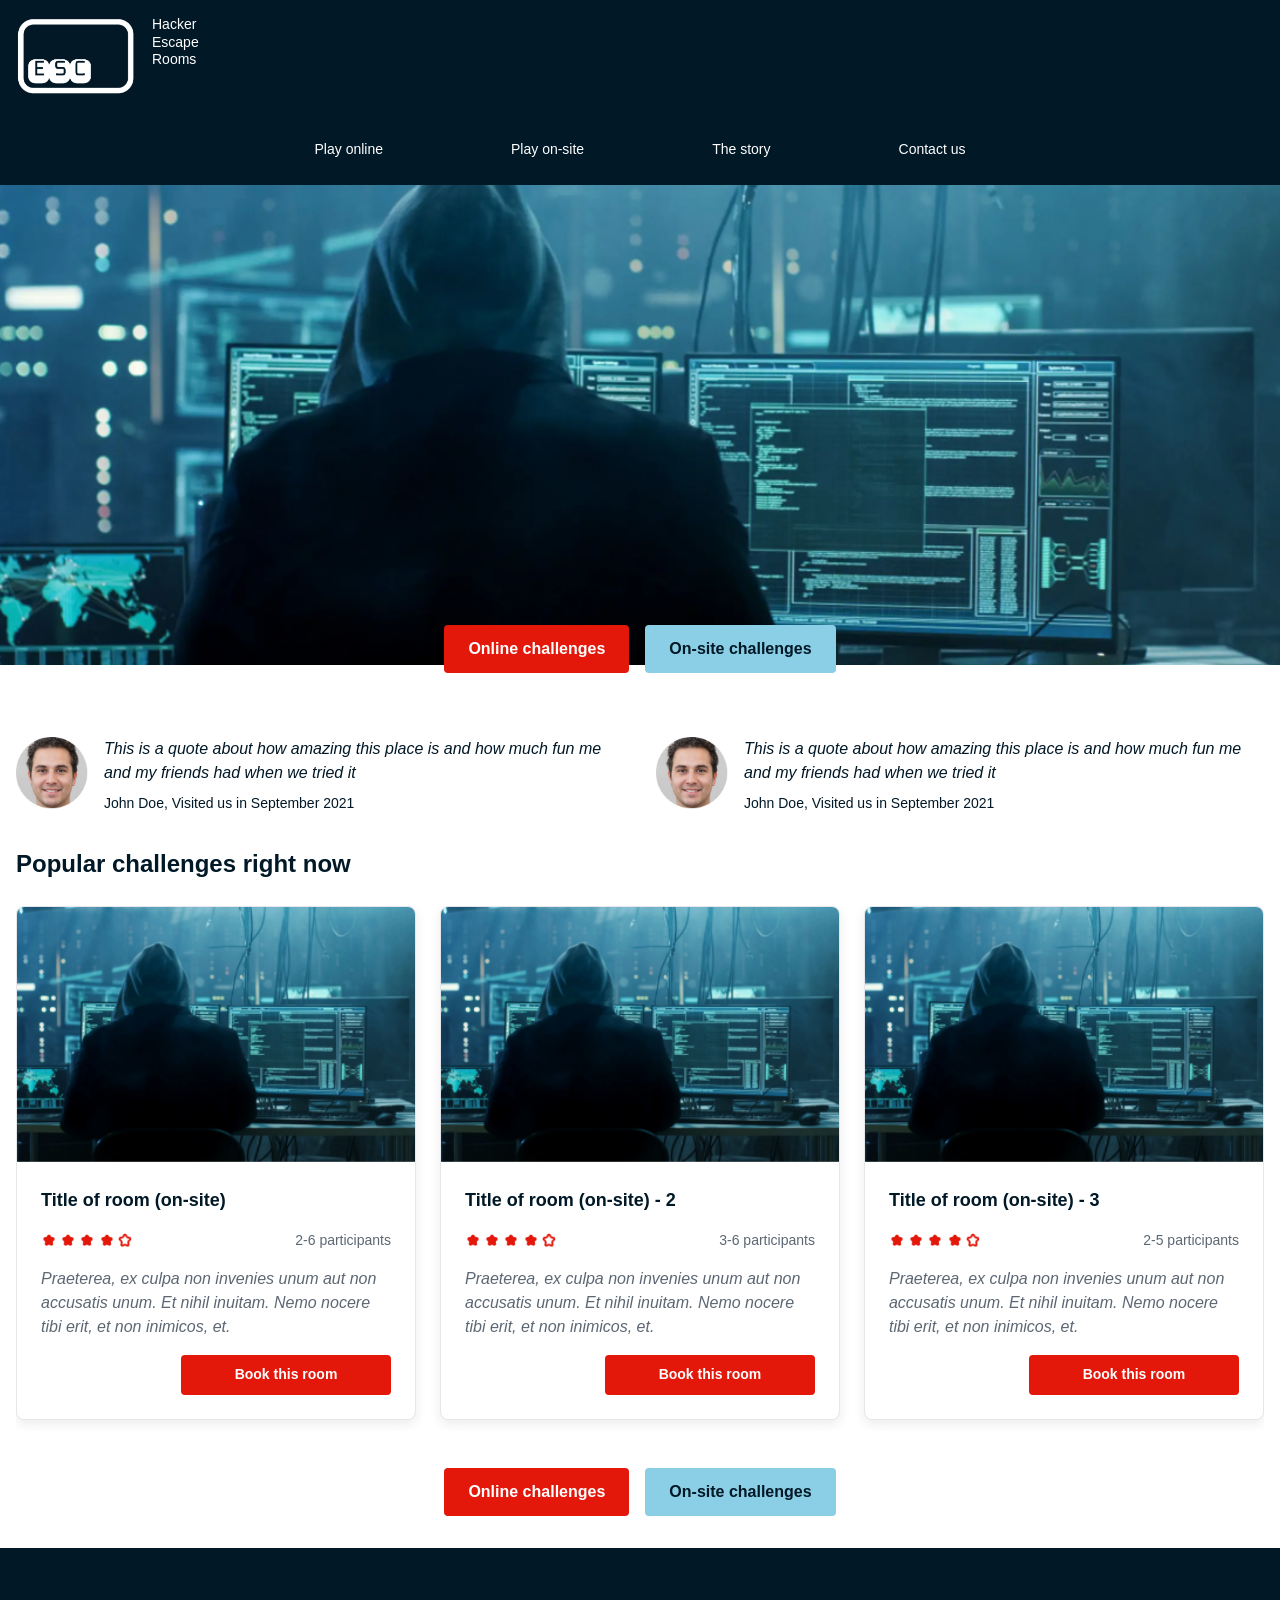
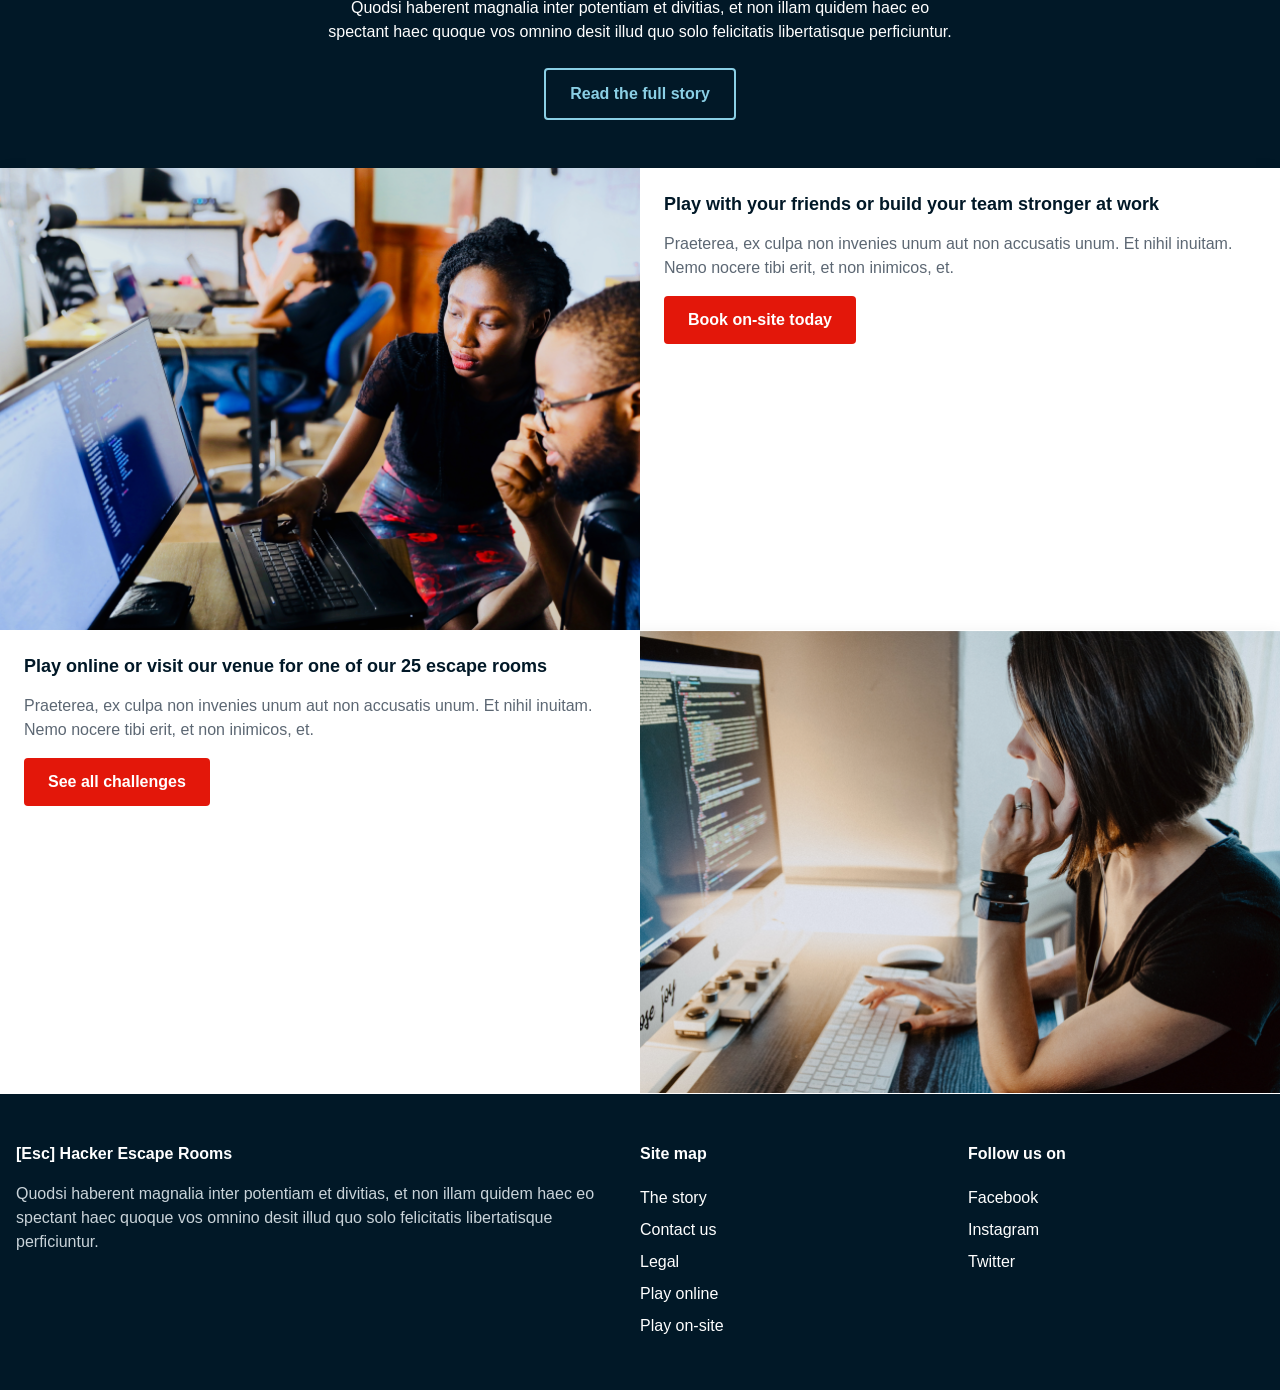
<file: index.html>
<!DOCTYPE html>
<html lang="en">
<head>
  <meta charset="UTF-8">
  <meta name="viewport" content="width=device-width, initial-scale=1.0">
  <title>Hacker Escape Rooms (ESC)</title>
  <link rel="stylesheet" href="styles.css">
</head>
<body>

  <header class="site-header">
    <nav class="site-nav">
      <a class="site-logo" href="#home">
        <img src="assets/logo.png" width="120" height="40">
      </a>
        <p class="site-title">Hacker Escape Rooms</p>
    </nav>

    <div class="menu-nav">
        <ul id="nav-menu" class="nav-menu">
        <li><a href="#play">Play online</a></li>
        <li><a href="#play">Play on-site</a></li>
        <li><a href="#story">The story</a></li>
        <li><a href="#contact">Contact us</a></li>
        </ul>
    </div>


    <div class="hero-banner" id="home">
      <img
        class="hero-banner_image"
        src="assets/header-img.png"
      >
      <div class="hero-banner_content">
      </div>
    </div>
  </header>

  <main>
    <div class="switcher switcher-hero">
        <button
            class="button button-primary switcher-online"
            type="button"
            data-challenge-type="online"
        >Online challenges</button>

        <button
            class="button button-secondary is-active"
            type="button"
            data-challenge-type="on-site"
        >On-site challenges</button>
        </div>

    <section class="hero-section">
        <blockquote class="review">
        <div class="review_author">
          <img
            class="review_portrait"
            src="assets/reviewer-portrait.png"
            width="72"
            height="72"
          >
        
          <div class="review_text">
            <p>
              This is a quote about how amazing this place is and how much fun
              me and my friends had when we tried it
            </p>
            <footer>
                <cite>John Doe,
                Visited us in September 2021</cite>
            </footer>
          </div>    
        </div>
      </blockquote>

      <blockquote class="review-2">
        <div class="review_author">
          <img
            class="review_portrait"
            src="assets/reviewer-portrait.png"
            width="72"
            height="72"
          >

          <div class="review_text">
            <p>
              This is a quote about how amazing this place is and how much fun
              me and my friends had when we tried it
            </p>
            <footer>
                <cite>John Doe,
                Visited us in September 2021</cite>
            </footer>
          </div>          
        </div>
      </blockquote>

      <div class="popular-challenges" id="popular-challenges">
        <h2 id="reviews-title">Popular challenges right now</h2>

        <div class="challenge-slider">
          <article class="challenge-card">
            <img 
              class="challenge-card_image"
              src="assets/review-img.png"
            >

            <div class="challenge-card_content">
              <h3>Title of room (on-site)</h3>

              <div class="challenge-card_meta">
                <div class="rating" role="img">
                <img class="rating_star" src="assets/star-full.png">
                <img class="rating_star" src="assets/star-full.png">
                <img class="rating_star" src="assets/star-full.png">
                <img class="rating_star" src="assets/star-full.png">
                <img class="rating_star" src="assets/star-blank.png">
                </div>

                <span class="participants">2-6 participants</span>
              </div>

              <p class="challenge-card_description">
                Praeterea, ex culpa non invenies unum aut non accusatis unum.
                Et nihil inuitam. Nemo nocere tibi erit, et non inimicos, et.
              </p>

              <a class="button button-primary" href="#book">
                Book this room
              </a>
            </div>
          </article>

          <article class="challenge-card">
            <img
              class="challenge-card_image"
              src="assets/review-img.png"
            >

            <div class="challenge-card_content">
              <h3>Title of room (on-site) - 2</h3>

              <div class="challenge-card_meta">
                <div class="rating" role="img">
                <img class="rating_star" src="assets/star-full.png">
                <img class="rating_star" src="assets/star-full.png">
                <img class="rating_star" src="assets/star-full.png">
                <img class="rating_star" src="assets/star-full.png">
                <img class="rating_star" src="assets/star-blank.png">
                </div>

                <span class="participants">3-6 participants</span>
              </div>

              <p class="challenge-card_description">
                Praeterea, ex culpa non invenies unum aut non accusatis unum.
                Et nihil inuitam. Nemo nocere tibi erit, et non inimicos, et.
              </p>

              <a class="button button-primary" href="#book">
                Book this room
              </a>
            </div>
          </article>

          <article class="challenge-card">
            <img
              class="challenge-card_image"
              src="assets/review-img.png"
            >

            <div class="challenge-card_content">
              <h3>Title of room (on-site) - 3</h3>

              <div class="challenge-card_meta">
                <div class="rating" role="img">
                <img class="rating_star" src="assets/star-full.png">
                <img class="rating_star" src="assets/star-full.png">
                <img class="rating_star" src="assets/star-full.png">
                <img class="rating_star" src="assets/star-full.png">
                <img class="rating_star" src="assets/star-blank.png">
                </div>

                <span class="participants">2-5 participants</span>
              </div>

              <p class="challenge-card_description">
                Praeterea, ex culpa non invenies unum aut non accusatis unum.
                Et nihil inuitam. Nemo nocere tibi erit, et non inimicos, et.
              </p>

              <a class="button button-primary" href="#book">
                Book this room
              </a>
            </div>
          </article>
        </div>

        <div class="switcher switcher-bottom">
            <button
            class="button button-primary switcher-online"
            type="button"
            data-challenge-type="online"
        >Online challenges</button>

        <button
            class="button button-secondary is-active"
            type="button"
            data-challenge-type="on-site"
        >On-site challenges</button>
        </div>
      </div>
    </section>

    <section class="call-to-action">
      <p>
        Quodsi haberent magnalia inter potentiam et divitias, et non illam
        quidem haec eo spectant haec quoque vos omnino desit illud quo solo
        felicitatis libertatisque perficiuntur.
      </p>

      <a class="button button-outline" href="#story">
        Read the full story
      </a>
    </section>

      <article class="info-card info-card-image-left">
        <img
          class="info-card_image"
          src="assets/left-img.png"
        >

        <div class="info-card_content">
          <h3>Play with your friends or build your team stronger at work</h3>

          <p>
            Praeterea, ex culpa non invenies unum aut non accusatis unum.
            Et nihil inuitam. Nemo nocere tibi erit, et non inimicos, et.
          </p>

          <a class="button button-primary" href="#contact">
            Book on-site today
          </a>
        </div>
      </article>

      <article class="info-card info-card-image-right">
        <img
          class="info-card_image"
          src="assets/right-img.png"
        >

        <div class="info-card_content">
          <h3>Play online or visit our venue for one of our 25 escape rooms</h3>

          <p>
            Praeterea, ex culpa non invenies unum aut non accusatis unum.
            Et nihil inuitam. Nemo nocere tibi erit, et non inimicos, et.
          </p>

          <a class="button button-primary" href="#contact">
            See all challenges
          </a>
        </div>
      </article>

  </main>

  <footer class="site-footer" id="contact">
    <div class="footer-column">
      <h2>[Esc] Hacker Escape Rooms</h2>
      <p>
        Quodsi haberent magnalia inter potentiam et divitias, et non illam
        quidem haec eo spectant haec quoque vos omnino desit illud quo solo
        felicitatis libertatisque perficiuntur.
      </p>
    </div>

    <div class="footer-column">
      <h2>Site map</h2>
      <nav aria-label="Footer navigation">
        <ul>
            <li><a href="#story">The story</a></li>
            <li><a href="#contact">Contact us</a></li>
            <li><a href="#legal">Legal</a></li>
            <li class="footer-gap"><a href="#play">Play online</a></li>
            <li><a href="#book">Play on-site</a></li>
        </ul>
      </nav>
    </div>

    <div class="footer-column">
      <h2>Follow us on</h2>
      <ul>
        <li><a href="#" rel="noopener">Facebook</a></li>
        <li><a href="#" rel="noopener">Instagram</a></li>
        <li><a href="#" rel="noopener">Twitter</a></li>
      </ul>
    </div>
  </footer>

</body>
</html>
</file>
<file: styles.css>
:root {
--color-dark: #011827;
--color-red: #e3170a;
--color-light-blue: #8acfe5;
--color-white: #ffffff;
--color-blue: #36769d;
--color-text: #011827;
--color-muted-text: #5c6773;

--font-main: "Roboto", Arial, Helvetica, sans-serif;

--radius-small: 4px;
--radius-medium: 8px;

--spacing-xs: 0.5rem;
--spacing-sm: 1rem;
--spacing-md: 1.5rem;
--spacing-lg: 2rem;
--spacing-xl: 3rem;

--container-width: 75rem;
--container-padding: 1rem;
}

*,
*::before,
*::after {
  box-sizing: border-box;
}

* {
  margin: 0;
  padding: 0;
}

html {
    scroll-behavior: smooth;
}

.hero-banner_content,
.hero-section,
.call-to-action,
.site-footer {
  padding-inline: var(--container-padding);
}

body {
    font-family: var(--font-main);
    font-size: 1rem;
    line-height: 1.5;
    color: var(--color-text);
    background-color: var(--color-white);
}

img {
  display: block;
  max-width: 100%;
  height: auto;
}

a {
  color: inherit;
  text-decoration: none;
}

ul {
  list-style: none;
}

button {
  font: inherit;
  cursor: pointer;
  border: none;
  background: none;
}

.container {
  width: 100%;
  max-width: var(--container-width);
  margin-inline: auto;
  padding-inline: var(--container-padding);
}

.visually-hidden {
  position: absolute;
  width: 1px;
  height: 1px;
  padding: 0;
  margin: -1px;
  overflow: hidden;
  clip: rect(0, 0, 0, 0);
  white-space: nowrap;
  border: 0;
}

.button {
  display: inline-block;
  padding: 0.75rem 1.5rem;
  border-radius: var(--radius-small);
  font-family: var(--font-main);
  font-weight: 400;
  text-align: center;
  transition:
    background-color 0.2s ease,
    color 0.2s ease,
    border-color 0.2s ease;
}

.button-primary {
  background-color: var(--color-red);
  color: var(--color-white);
  font-weight: bold;
}

.button-secondary {
  background-color: var(--color-light-blue);
  font-weight: 700;
  color: var(--color-dark);
}

.button-outline {
  background-color: transparent;
  border: 2px solid var(--color-light-blue);
  font-weight: 700;
  color: var(--color-light-blue);
}

.review {
  flex: 1 1 100%;
  margin-bottom: var(--spacing-xl);
}

.review-2 {
  display: none;
}


.site-header {
    background-color: var(--color-dark);
    color: var(--color-white);
}

.site-nav {
    display: flex;
    align-items: left;
    gap: var(--spacing-sm);
    padding: var(--spacing-sm) var(--container-padding);
    justify-content: left;
}

.site-logo img {
    width: 7.5rem;
    height: auto;
}

.site-title {
    color: var(--color-white);
    font-size: 0.875rem;
    line-height: 1.25;
    text-align: left;
    width: 50px;
}

.nav-menu,
.menu-nav {
    display: none;
}

.hero-banner {
    position: relative;
    min-height: 18rem;
    display: flex;
    align-items: flex-end;
}

.hero-banner_image {
    position: absolute;
    inset: 0;
    width: 100%;
    height: 100%;
    object-fit: cover;
    object-position: center;
}

.hero-banner_content {
    position: relative;
    z-index: 1;
    width: 100%;
    padding: var(--spacing-lg) var(--container-padding);
}

.hero-banner_content h1 {
    font-size: 1.75rem;
    line-height: 1.2;
    margin-bottom: var(--spacing-xs);
}

.hero-banner_content p {
    max-width: 34rem;
    color: var(--color-white);
}

.hero-section {
    padding-block: var(--spacing-lg);
    background-color: var(--color-white);
    flex-direction: row;
    display: flex;
    flex-wrap: wrap;
    gap: 2rem;
    align-items: stretch;
}

.switcher {
    display: flex;
    flex-direction: column;
    align-items: center;
    gap: var(--spacing-sm);
    margin-top: 10px;
    text-align: center;
}

.switcher-online {
  background-color: transparent;
  color: var(--color-blue);
  font-weight: 700;
  font-size: 0.875rem;
  text-decoration: underline;
  padding: 0.25rem;
}

.switcher .button-secondary {
  order: -1;
}

.switcher-hero {
  margin-top: var(--spacing-lg);
  margin-bottom: var(--spacing-lg);
}

.switcher-bottom {
  margin-top: var(--spacing-lg);
  margin-bottom: var(--spacing-lg);
}

.review_author {
    display: flex;
    align-items: flex-start;
    gap: var(--spacing-sm);
}

.review_portrait {
    width: 4.5rem;
    flex: 0 0 auto;
    height: 4.5rem;
    object-fit: cover;
}

.review_text p {
    font-style: italic;
    margin-bottom: var(--spacing-xs);
}

.review_text footer {
    font-size: 0.875rem;
    color: var(--color-text);
}

.review_text cite {
    font-style: normal;
}

.popular-challenges {
  min-width: 0;
  width: 100%;
}

.popular-challenges h2 {
    font-size: 1.5rem;
    margin-bottom: var(--spacing-md);
}

.challenge-slider {
  display: flex;
  gap: var(--spacing-md);
  width: 100%;
  overflow-x: auto;
  scroll-snap-type: x mandatory;
  padding-bottom: var(--spacing-sm);
  -webkit-overflow-scrolling: touch;
}
.rating {
    display: flex;
    gap: 0.25rem;
}

.rating_star {
    width: 1rem;
    height: 1rem;
    object-fit: contain;
}

.challenge-slider {
  display: flex;
  gap: var(--spacing-md);
  width: 100%;
  overflow-x: auto;
  scroll-snap-type: x mandatory;
  padding-bottom: var(--spacing-sm);
  -webkit-overflow-scrolling: touch;
}

.challenge-card {
    flex: 0 0 85%;
    scroll-snap-align: start;
    overflow: hidden;
    border: 1px solid #e5e7eb;
    border-radius: var(--radius-medium);
    background-color: var(--color-white);
    box-shadow: 0 0.25rem 0.75rem rgba(0, 0, 0, 0.08);
}

.challenge-card_image {
    width: 100%;
    height: 12rem;
    object-fit: cover;
}

.challenge-card_content {
    display: flex;
    flex-direction: column;
    gap: var(--spacing-sm);
    padding: var(--spacing-md);
}

.challenge-card_content h3 {
    font-size: 1.125rem;
}

.challenge-card_content .button-primary {
    align-self: flex-end;
    width: 60%;
    padding: 0.6rem 1rem;
    font-size: 0.875rem;
}
.challenge-card_meta {
    display: flex;
    align-items: center;
    justify-content: space-between;
    gap: var(--spacing-sm);
}

.rating {
    display: flex;
    gap: 0.2rem;
}

.participants {
    font-size: 0.875rem;
    color: var(--color-muted-text);
    white-space: nowrap;
}

.challenge-card_description {
    font-style: italic;
    color: var(--color-muted-text);
}

.call-to-action {
    display: flex;
    flex-direction: column;
    align-items: center;
    gap: var(--spacing-md);
    padding: var(--spacing-xl) var(--container-padding);
    background-color: var(--color-dark);
    color: var(--color-white);
    text-align: center;
}

.call-to-action p {
    max-width: 40rem;
}

.info-card {
  display: grid;
  grid-template-columns: 1fr;
  overflow: hidden;
  background-color: var(--color-white);
  box-shadow: 0 0.25rem 1rem rgba(0, 0, 0, 0.08);
}

.info-card_image {
  width: 100%;
  height: 14rem;
  object-fit: cover;
}

.info-card_content {
  display: flex;
  flex-direction: column;
  align-items: flex-start;
  gap: var(--spacing-sm);
  padding: var(--spacing-md);
}

.info-card_content h3 {
  font-size: 1.125rem;
  line-height: 1.35;
}

.info-card_content p {
  color: var(--color-muted-text);
}

.site-footer {
    display: grid;
    gap: var(--spacing-lg);
    padding: var(--spacing-xl) var(--container-padding);
    background-color: var(--color-dark);
    color: var(--color-white);
}

.footer-column h2 {
    font-size: 1rem;
    margin-bottom: var(--spacing-sm);
}

.footer-column p {
    color: #c9d3d9;
}

.footer-column a {
    display: inline-block;
    padding-block: 0.25rem;
    color: var(--color-white);
}
.hero-banner_content h1 {
    font-size: 3rem;
}
.challenge-card_image {
    height: 16rem;
}

.info-card_image {
    height: 18rem;
}

@media (min-width: 64rem) {
.menu-nav {
    display: block;
    background-color: var(--color-dark);
    padding: var(--spacing-md) var(--container-padding);
}

.nav-menu {
    display: flex;
    align-items: center;
    gap: 8rem;
    justify-content: center;
    max-width: var(--container-width);
    margin-inline: auto;
}

.nav-menu a {
    color: var(--color-white);
    font-size: 0.875rem;
}

.nav-menu a:hover,
.nav-menu a:focus-visible {
    color: var(--color-light-blue);
  }

.hero-banner {
    min-height: 30rem;
  }

.hero-banner_content h1 {
    font-size: 3rem;
}

.review,
.review-2 {
    display: block;
    flex: 1 1 0;
    min-width: 0;
    margin-bottom: 0;
}

.hero-section {
    flex-direction: row;
    flex-wrap: wrap;
    align-items: flex-start;
}
.challenge-card {
    flex: 0 0 calc((100% - 2 * var(--spacing-md)) / 3);
}

.challenge-card_image {
    height: 16rem;
}

.info-card {
    grid-template-columns: 1fr 1fr;
    align-items: stretch;
}

.info-card_image {
    height: 100%;
    min-height: 18rem;
}

.info-card-image-left .info-card_image {
  grid-column: 1;
  grid-row: 1;
}

.info-card-image-left .info-card_content {
  grid-column: 2;
  grid-row: 1;
}

.info-card-image-right .info-card_content {
    grid-column: 1;
    grid-row: 1;
}

.info-card-image-right .info-card_image {
    grid-column: 2;
    grid-row: 1;
}

.switcher {
    flex-direction: row;
    justify-content: center;
    align-items: center;
    gap: var(--spacing-sm);
}
.switcher .button-secondary {
    order: 0;
}

.switcher-hero {
    flex-direction: row;
    justify-content: center;
    margin-top: -2.5rem;
    margin-bottom: var(--spacing-lg);
    position: relative;
    z-index: 2;
  }

.switcher-hero .button-secondary {
    order: 0;
}

.switcher-bottom {
    flex-direction: row;
    justify-content: center;
    margin-top: var(--spacing-lg);
    margin-bottom: 0;
}

.switcher-bottom .button-secondary {
    order: 0;
  }

.switcher-online {
    order: -1;
    background-color: var(--color-red);
    color: var(--color-white);
    font-weight: bold;
    font-size: 1rem;
    text-decoration: none;
    padding: 0.75rem 1.5rem;
    border-radius: var(--radius-small);
}
.site-footer {
    grid-template-columns: 2fr 1fr 1fr;
    align-items: start;
}
}
</file>
